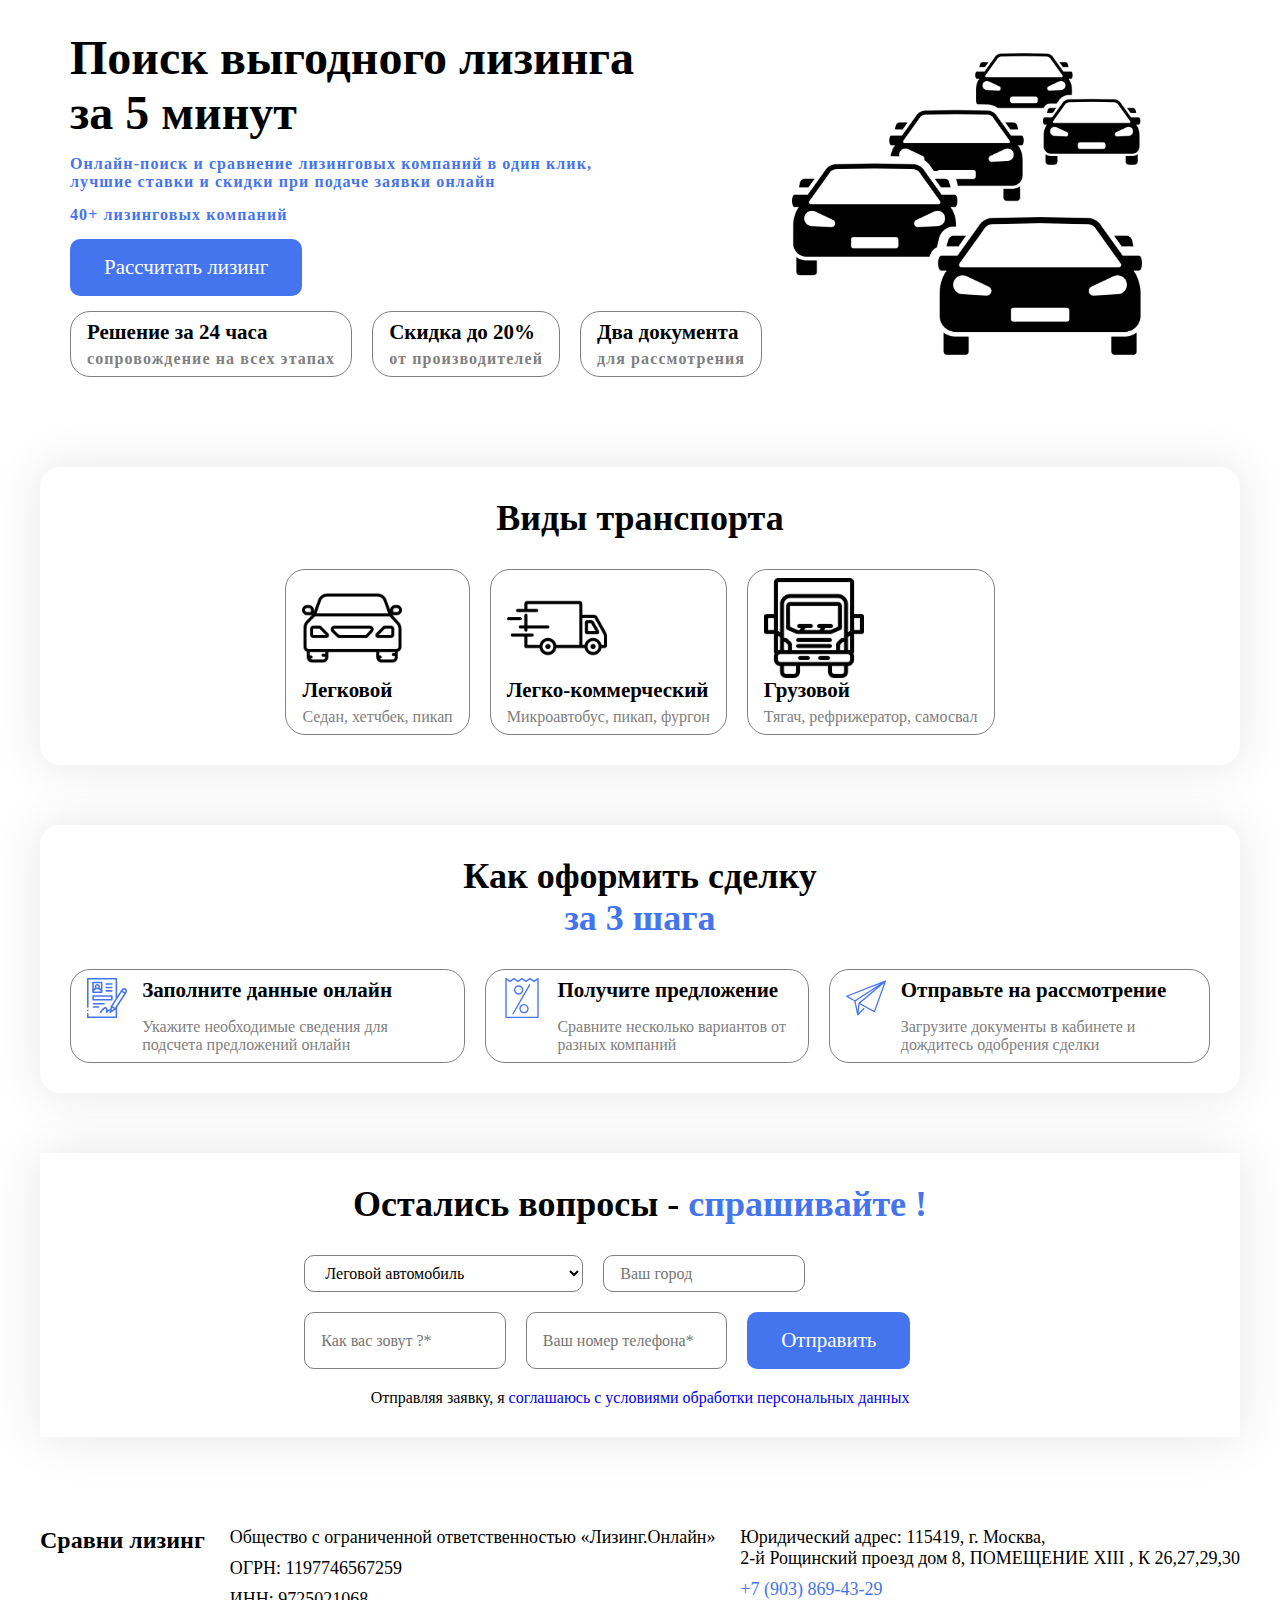
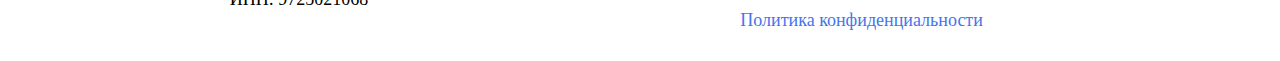
<file: index.html>
<!DOCTYPE html>
<html lang="en">
  <head>
    <meta charset="UTF-8" />
    <meta name="viewport" content="width=device-width, initial-scale=1.0" />
    <link rel="icon" href="img/favicon.svg" />
    <link rel="stylesheet" href="style/index.css" />
    <title>Сравни лизинг</title>
  </head>
  <body>
    <header class="header">
      <div class="container">
        <div class="header__content">
          <div class="header__wrapper">
            <h1>
              Поиск выгодного лизинга <br />
              за 5 минут
            </h1>
            <p>
              Онлайн-поиск и сравнение лизинговых компаний в один клик, <br />
              лучшие ставки и скидки при подаче заявки онлайн
            </p>
            <span>40+ лизинговых компаний</span>
            <a href="#button" class="button">Рассчитать лизинг</a>
            <ul class="list">
              <li class="list__item">
                <h3>Решение за 24 часа</h3>
                <span>сопровождение на всех этапах</span>
              </li>
              <li class="list__item">
                <h3>Скидка до 20%</h3>
                <span>от производителей</span>
              </li>
              <li class="list__item">
                <h3>Два документа</h3>
                <span>для рассмотрения</span>
              </li>
            </ul>
          </div>
          <div class="header__img">
            <img src="img/free-icon-cars-9937407.png" alt="" />
          </div>
        </div>
      </div>
    </header>
    <main>
      <section class="auto">
        <div class="container">
          <div class="auto__content">
            <h2>Виды транспорта</h2>
            <ul class="list auto__list">
              <li class="list__item auto__item">
                <img src="img/free-icon-automobile-8761994.png" alt="" />
                <h3>Легковой</h3>
                <span>Седан, хетчбек, пикап</span>
              </li>
              <li class="list__item auto__item">
                <img src="img/free-icon-cargo-truck-2311484.png" alt="" />
                <h3>Легко-коммерческий</h3>
                <span>Микроавтобус, пикап, фургон </span>
              </li>
              <li class="list__item auto__item">
                <img src="img/free-icon-truck-1297479.png" alt="" />
                <h3>Грузовой</h3>
                <span>Тягач, рефрижератор, самосвал </span>
              </li>
            </ul>
          </div>
        </div>
      </section>
      <section class="deal">
        <div class="container">
          <div class="deral__content">
            <h2>
              Как оформить сделку <br />
              <span>за 3 шага</span>
            </h2>
            <ol class="list">
              <li class="list__item">
                <div class="list__item_div">
                  <h3>Заполните данные онлайн</h3>
                  <span
                    >Укажите необходимые сведения для подсчета предложений
                    онлайн</span
                  >
                </div>
              </li>
              <li class="list__item">
                <div class="list__item_div">
                  <h3>Получите предложение</h3>
                  <span>Сравните несколько вариантов от разных компаний</span>
                </div>
              </li>
              <li class="list__item">
                <div class="list__item_div">
                  <h3>Отправьте на рассмотрение</h3>
                  <span
                    >Загрузите документы в кабинете и дождитесь одобрения
                    сделки</span
                  >
                </div>
              </li>
            </ol>
          </div>
        </div>
      </section>

      <section class="section_form">
        <div class="container">
          <div class="section_form__content">
            <h2>Остались вопросы - <span>спрашивайте ! </span></h2>
            <form action="#" method="POST" id="form" class="form">
              <input
                type="hidden"
                name="admin_email[]"
                value="stepaarkadevich2019@gmail.com"
              />
              <input type="hidden" name="form_subject" value="Заявка с сайта" />
              <div class="form__container">
                <select class="list__item" name="auto" id="form-auto">
                  <option name="light_car" value=" Леговой автомобиль">
                    Леговой автомобиль
                  </option>
                  <option
                    name="light_commercial_car"
                    value="Легко-коммерческий автомобиль"
                  >
                    Легко-коммерческий автомобиль
                  </option>
                  <option name="cargo__truck" value="Грузовой автомобиль">
                    Грузовой автомобиль
                  </option>
                </select>
                <input
                  class="list__item"
                  type="text"
                  class="city"
                  name="Город"
                  required
                  id="city"
                  placeholder="Ваш город"
                />
              </div>
              <div class="form__container">
                <input
                  class="list__item"
                  type="name"
                  name="Имя"
                  id="name"
                  data-validate-field="name"
                  placeholder="Как вас зовут ?*"
                  class="name"
                  minlength="3"
                />
                <input
                  class="list__item"
                  class="tel"
                  name="Телефон"
                  type="number"
                  data-validate-field="tel"
                  inputmode="text"
                  placeholder="Ваш номер телефона*"
                  id="tel"
                />

                <button id="button" type="submit" class="button">
                  Отправить
                </button>
              </div>
              <label class="checkbox">
                Отправляя заявку, я
                <a href="policy.html">
                  соглашаюсь с условиями обработки персональных данных</a
                >
              </label>
            </form>
          </div>
        </div>
      </section>
    </main>
    <footer class="footer">
      <div class="container">
        <div class="footer__content">
          <h2>Сравни лизинг</h2>
          <ul class="list footer__list">
            <li class="footer__list_item">
              <h3>Общество с ограниченной ответственностью «Лизинг.Онлайн»</h3>
            </li>
            <li class="footer__list_item">
              <h3>ОГРН: 1197746567259</h3>
            </li>
            <li class="footer__list_item">
              <h3>ИНН: 9725021068</h3>
            </li>
          </ul>
          <ul class="list footer__list">
            <li class="footer__list_item">
              <h3>
                Юридический адрес: 115419, г. Москва, <br />
                2-й Рощинский проезд дом 8, ПОМЕЩЕНИЕ XIII , К 26,27,29,30
              </h3>
            </li>
            <li class="footer__list_item">
              <a href="tel:+79038694329" class="footer__list_item-link"
                >+7 (903) 869-43-29</a
              >
            </li>
            <li class="footer__list_item">
              <a
                href="policy.html"
                target="_blank"
                class="footer__list_item-link"
                >Политика конфиденциальности</a
              >
            </li>
          </ul>
        </div>
      </div>
    </footer>

    <script src="scripts/just-validate.min.js"></script>
    <script src="scripts/inputmask.min.js"></script>
    <script src="scripts/js.js"></script>
  </body>
</html>
</file>
<file: style/index.css>
* {
	padding: 0px;
	margin: 0px;
	border: none;
}

*,
*::before,
*::after {
	box-sizing: border-box;
}

/* Links */

a, a:link, a:visited  {
    text-decoration: none;
}

a:hover  {
    text-decoration: none;
}

/* Common */

aside, nav, footer, header, section, main {
	display: block;
}

h1, h2, h3, h4, h5, h6, p {
    font-size: inherit;
	font-weight: inherit;
}

ul, ul li {
	list-style: none;
}

img {
	vertical-align: top;
}

img, svg {
	max-width: 100%;
	height: auto;
}

address {
  font-style: normal;
}

/* Form */

input, textarea, button, select {
	font-family: inherit;
    font-size: inherit;
    color: inherit;
    background-color: transparent;
}

input::-ms-clear {
	display: none;
}

button, input[type="submit"] {
    display: inline-block;
    box-shadow: none;
    background-color: transparent;
    background: none;
    cursor: pointer;
}

input:focus, input:active,
button:focus, button:active {
    outline: none;
}

button::-moz-focus-inner {
	padding: 0;
	border: 0;
}

label {
	cursor: pointer;
}

legend {
	display: block;
}




body {
	font-family: 'Times New Roman', Times, serif;
	font-size: 16px;

}
h1 {
	font-size: 48px;
	font-weight: 700;
	color: black;
}

.container {
	width: 100%;
	max-width: 1200px;
	margin: 0 auto;
}
.header__content {
	width: 100%;
	display: flex;
	align-items: center;
}
.header__img img {
	width: 350px;
}
.header__wrapper {
	display: flex;
	flex-direction: column;
	justify-content: center;
	gap: 15px;
	padding: 30px;
	
}
.header__wrapper  p , .header__wrapper span {
	color: #4474ee;
	font-weight: 600;
	letter-spacing: 1.1px;
}
.button {
	padding: 16px 34px;
	background-color: #4474ee;
	font-size: 21px;
	font-weight: 500;
	color: white;
	border-radius: 10px;
	display: flex;
	align-self: baseline;
	transition: all 0.3s ease-in;
}
.button:hover {
	background: #1b3b8b;
}
.list {
	display: flex;
	align-items: center;
	gap: 20px;
}
.list__item {
	padding: 8px 16px;
	background-color: white;
	border-radius: 20px;
	border: 1px solid grey;
	transition: all .3s linear;
}
.list__item:hover {
	box-shadow: 4px 4px  grey;
}
.list__item h3 {
	font-size: 21px;
	font-weight: 700;
	margin-bottom: 5px;
}
.list__item span {
	color: grey;
}

section {
	margin: 60px 0px;
}

.deral__content {
	display: flex;
	flex-direction: column;
	justify-content: center;
	align-items: center;
	gap: 30px;
	padding: 30px;
	box-shadow: 0px 0px 49.5px 0px rgba(0, 0, 0, 0.1);
	border-radius : 20px;
}
h2 {
	font-size: 36px;
	font-weight: 700;
	color: black;
	text-align: center;
}
h2 span {
	color: #4474ee;
}
.list__item_div {
	display: flex;
	flex-direction: column;
	gap: 10px;
}
.deral__content .list .list__item {
	display: flex;
	gap: 5px;
}

.deral__content .list .list__item:nth-child(1):before {
	content: url(../img/registration_zbo0oanu9v4s.svg);
	width: 60px;
	height: 60px;
	margin-right : 10px ;

}
.deral__content .list .list__item:nth-child(2):before {
	content: url(../img/offer_m7fxyg2ls8zn.svg);
	width: 60px;
	height: 60px;
	margin-right : 10px ;
}
.deral__content .list .list__item:nth-child(3):before {
	content: url(../img/send_rlbehxuvqonh.svg);
	width: 60px;
	height: 60px;
	margin-right : 10px ;

}
.auto__content {
	display: flex;
	flex-direction: column;
	align-items: center;
	justify-content: center;
	gap: 30px;
	box-shadow: 0px 0px 49.5px 0px rgba(0, 0, 0, 0.1);
	padding: 30px;
	border-radius : 20px;
}
.auto__item {
	display: flex;
	flex-direction: column;
	justify-content: center;
}
.auto__item img {
	width: 100px;
	height: 100px;
}
.section_form__content {
	padding: 30px;
	box-shadow: 0px 0px 49.5px 0px rgba(0, 0, 0, 0.1);
	display: flex;
	flex-direction: column;
	align-items: center;
}
.form {
	display: flex;
	flex-direction: column;
	align-items: center;
		gap: 20px;
		margin-top: 30px;
}
.form__container {
	width: 100%;
	display: flex;
	gap: 20px;

}
.form .list__item {
	border-radius: 10px;
}
.form input {
	max-width: 30%;
}
.form option:active {
	background-color: gray;
}


.footer {
	padding: 30px;
}
.footer a {
	color : #4474ee;
	transition: all 0.3s linear;
}
.footer a:hover {
	color: #1b3b8b;
}
.footer h2 {
	font-size: 24px;
}
.footer__content {
	display: flex;
	justify-content: space-between;
}
.footer__content .list {
	flex-direction: column;
	gap: 10px;
	align-items: baseline;
	font-size: 18px;
}
@media (max-width : 1100px) {
	.deral__content .list {
		flex-direction: column;
	}
	.deral__content .list .list__item {
		width: 100%;
	}
 }
 @media (max-width : 900px) {
	h1 {font-size: 36px;}
	.header__wrapper p, .header__wrapper span {
		letter-spacing: normal;
	}
 }
 @media (max-width : 1100px) {
	.deral__content .list {
		flex-direction: column;
	}
	.deral__content .list .list__item {
		width: 100%;
	}
 }
 @media (max-width : 768px) {
	h1 {font-size: 24px;}
	.button {
		padding: 8px;
		font-size: 18px;
	}
	.list__item h3 {
		font-size: 16px;
	}
	.list {
		flex-direction: column;
		align-items: baseline;
	}
	.list__item {width: 250px;}
 }
 @media (max-width : 400px) {
	h1 {font-size: 16px;}
	h2 {font-size: 24px;}
	p , a{ font-size: 12px;}
	h3 {font-size: 12px;}
	.button {font-size: 14px;}
	.list__item h3 , .list__item span {font-size: 14px;}
	.footer h2 { font-size: 16px;}
	.auto__content , .deral__content , .section_form__content , .footer {
		padding: 10px;
	}
 }
</file>
